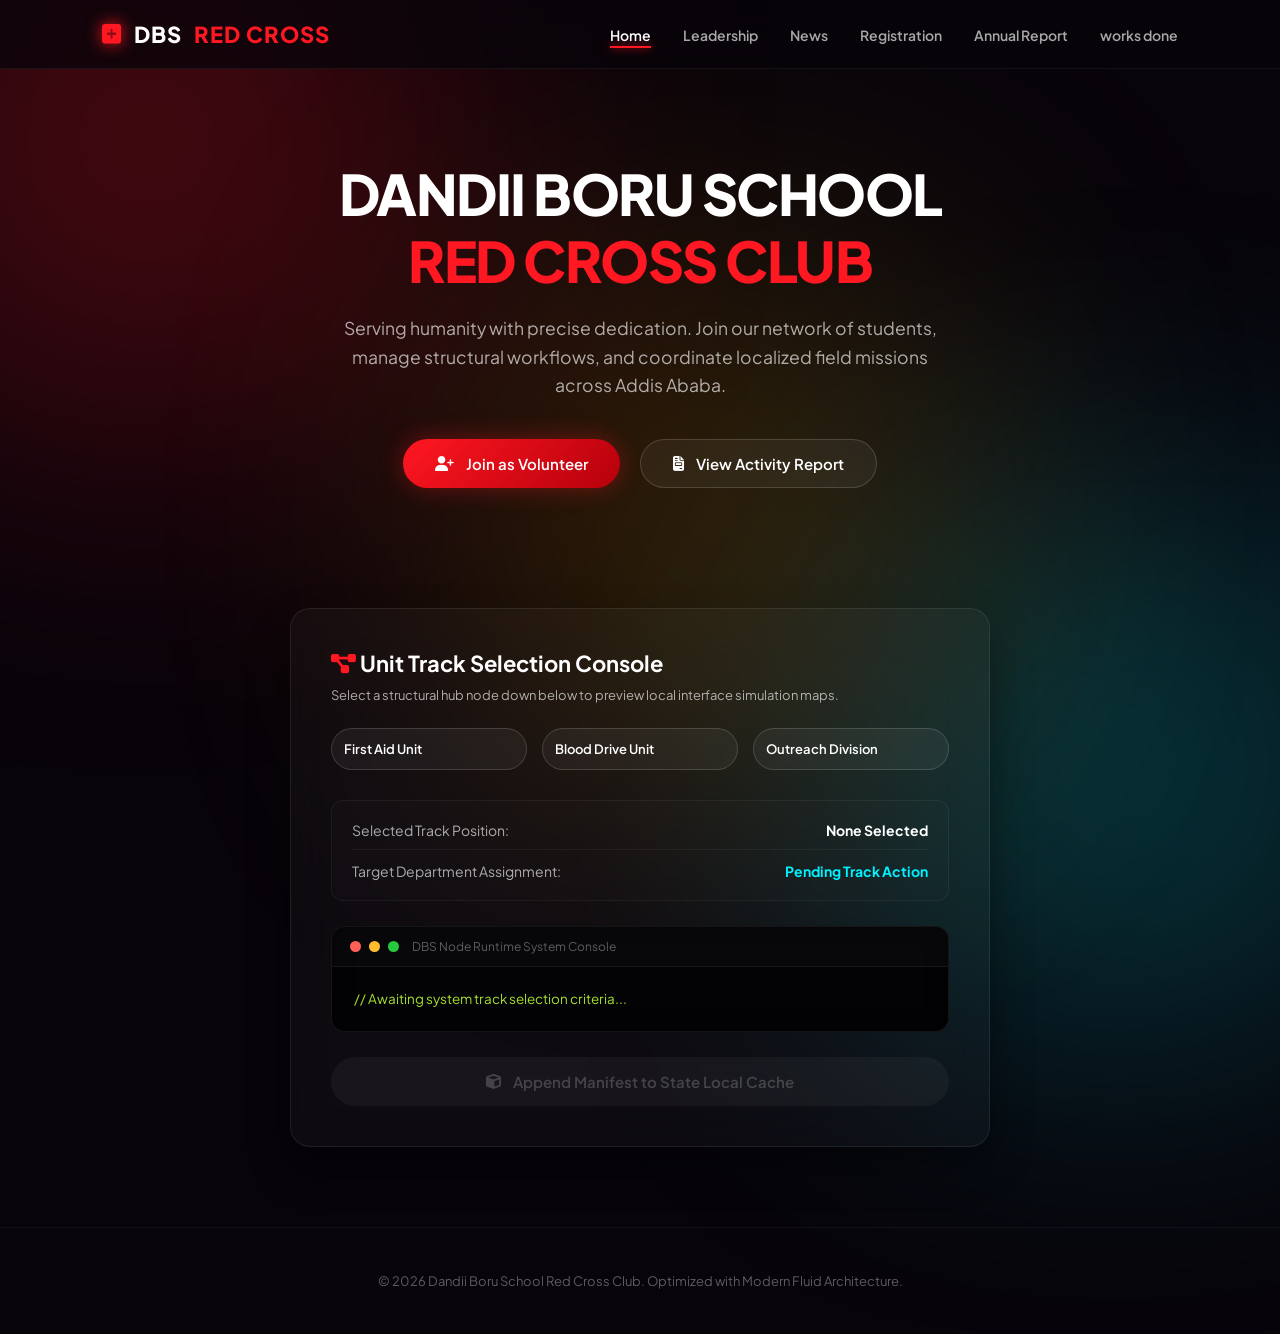
<file: index.html>
<!DOCTYPE html>
<html lang="en">
<head>
    <meta charset="UTF-8">
    <meta name="viewport" content="width=device-width, initial-scale=1.0">
    <title>Dandii Boru School Red Cross Club</title>
    <link rel="icon" type="image/svg+xml" href="data:image/svg+xml,<svg xmlns='http://www.w3.org/2000/svg' viewBox='0 0 24 24'><path fill='%23ff1722' d='M9 2h6v7h7v6h-7v7H9v-7H2V9h7V2z'/></svg>">
    <link rel="stylesheet" href="https://cdnjs.cloudflare.com/ajax/libs/font-awesome/6.4.0/css/all.min.css">
    <link rel="stylesheet" href="style.css">
</head>
<body>
    <div class="glow-orb orb-1"></div>
    <div class="glow-orb orb-2"></div>
    <div class="glow-orb orb-3"></div>

    <nav class="navbar">
        <div class="logo"><i class="fas fa-plus-square"></i> DBS <span>RED CROSS</span></div>
        <ul class="nav-links">
            <li><a href="index.html" class="active">Home</a></li>
            <li><a href="leadership.html">Leadership</a></li>
            <li><a href="news.html">News</a></li>
            <li><a href="registration.html">Registration</a></li>
            <li><a href="report.html">Annual Report</a></li>
             <li><a href="work.html">works done</a></li>
        </ul>
    </nav>

    <header class="hero" style="padding: 160px 8% 80px 8%; text-align: center;">
        <h1 class="neon-text" style="font-size: 3.5rem; font-weight: 800; margin-bottom: 20px; line-height: 1.2;">DANDII BORU SCHOOL<br><span style="color: var(--neon-crimson);">RED CROSS CLUB</span></h1>
        <p style="color: var(--text-muted); max-width: 600px; margin: 0 auto 40px auto; font-size: 1.1rem; line-height: 1.6;">Serving humanity with precise dedication. Join our network of students, manage structural workflows, and coordinate localized field missions across Addis Ababa.</p>
        <div style="display: flex; gap: 20px; justify-content: center;">
            <a href="registration.html" class="btn btn-primary"><i class="fas fa-user-plus"></i> Join as Volunteer</a>
            <a href="report.html" class="btn btn-secondary"><i class="fas fa-file-invoice"></i> View Activity Report</a>
        </div>
    </header>

    <section class="menu-section" style="padding: 40px 8% 80px 8%;">
        <div class="glass-card main-checkout" style="max-width: 700px; margin: 0 auto; padding: 40px;">
            <h2 style="font-size: 22px; margin-bottom: 10px; font-weight: 700;"><i class="fas fa-project-diagram" style="color: var(--neon-crimson);"></i> Unit Track Selection Console</h2>
            <p style="color: var(--text-muted); font-size: 13px; margin-bottom: 25px;">Select a structural hub node down below to preview local interface simulation maps.</p>
            
            <div class="menu-grid" style="display: grid; grid-template-columns: repeat(auto-fit, minmax(180px, 1fr)); gap: 15px; margin-bottom: 30px;">
                <button class="btn btn-secondary" style="padding: 12px; font-size: 13px;" onclick="simulateBranch('First Aid Responder', 'Triage & Emergency')">First Aid Unit</button>
                <button class="btn btn-secondary" style="padding: 12px; font-size: 13px;" onclick="simulateBranch('Blood Logistics Node', 'National Bank Drive')">Blood Drive Unit</button>
                <button class="btn btn-secondary" style="padding: 12px; font-size: 13px;" onclick="simulateBranch('Outreach Officer', 'Public Welfare Distribution')">Outreach Division</button>
            </div>
            
            <div class="order-details" style="background: rgba(255,255,255,0.01); border: 1px solid rgba(255,255,255,0.05); padding: 20px; border-radius: 12px; margin-bottom: 25px;">
                <div class="detail-row" style="display: flex; justify-content: space-between; margin-bottom: 10px; font-size: 14px;">
                    <span style="color: var(--text-muted);">Selected Track Position:</span>
                    <strong id=\"summary-item\" style="color: #fff;">None Selected</strong>
                </div>
                <div class="detail-row" style="display: flex; justify-content: space-between; font-size: 14px;">
                    <span style="color: var(--text-muted);">Target Department Assignment:</span>
                    <strong id="summary-price" style="color: var(--cyan-accent);">Pending Track Action</strong>
                </div>
            </div>
            
            <div class="sim-terminal">
                <div class="terminal-header">
                    <span class="dot red"></span><span class="dot yellow"></span><span class="dot green"></span>
                    <span class="terminal-title">DBS Node Runtime System Console</span>
                </div>
                <pre id="console-output">// Awaiting system track selection criteria...</pre>
            </div>
            <button class="btn btn-primary" id="pay-btn" style="width: 100%; justify-content: center;" onclick="triggerVerificationToast()" disabled>
                <i class="fas fa-cube"></i> Append Manifest to State Local Cache
            </button>
        </div>
    </section>

    <footer class="footer">
        <p>&copy; 2026 Dandii Boru School Red Cross Club. Optimized with Modern Fluid Architecture.</p>
    </footer>
    <script src="script.js"></script>
</body>
</html>
</file>
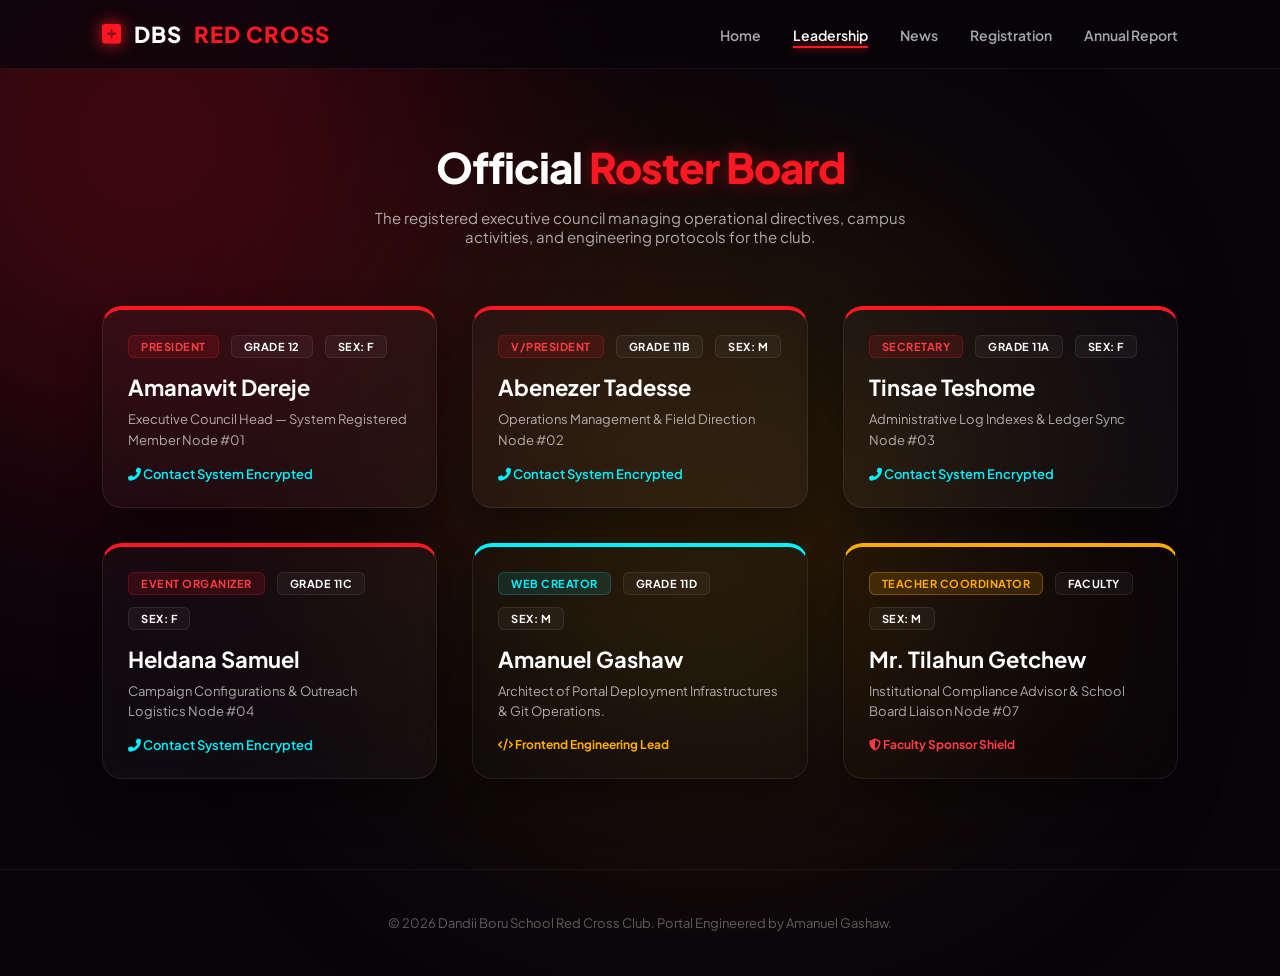
<file: leadership.html>
<!DOCTYPE html>
<html lang="en">
<head>
    <meta charset="UTF-8">
    <meta name="viewport" content="width=device-width, initial-scale=1.0">
    <title>Club Leadership | Dandii Boru School Red Cross</title>
    <link rel="icon" type="image/svg+xml" href="data:image/svg+xml,<svg xmlns='http://www.w3.org/2000/svg' viewBox='0 0 24 24'><path fill='%23ff1722' d='M9 2h6v7h7v6h-7v7H9v-7H2V9h7V2z'/></svg>">
    <link rel="stylesheet" href="https://cdnjs.cloudflare.com/ajax/libs/font-awesome/6.4.0/css/all.min.css">
    <link rel="stylesheet" href="style.css">
</head>
<body>
    <div class="glow-orb orb-1"></div>
    <div class="glow-orb orb-3"></div>

<nav class="navbar">
    <div class="logo"><i class="fas fa-plus-square"></i> DBS <span>RED CROSS</span></div>
    <ul class="nav-links">
        <li><a href="index.html">Home</a></li>
        <li><a href="leadership.html" class="active">Leadership</a></li>
        <li><a href="news.html">News</a></li>
        <li><a href="registration.html">Registration</a></li>
        <li><a href="report.html">Annual Report</a></li>
    </ul>
</nav>

    <section class="menu-section" style="padding-top: 140px;">
        <h2 class="section-title">Official <span>Roster Board</span></h2>
        <p style="text-align: center; max-width: 600px; margin: 0 auto 60px auto; color: var(--text-muted); font-size: 15px;">
            The registered executive council managing operational directives, campus activities, and engineering protocols for the club.
        </p>
        
        <div class="menu-grid">
            <div class="glass-card menu-card" style="border-top: 4px solid var(--neon-crimson);">
                <div class="card-info">
                    <div class="meta-row"><span class="badge crimson">President</span><span class="badge dark">Grade 12</span><span class="badge dark">Sex: F</span></div>
                    <h3>Amanawit Dereje</h3>
                    <p style="font-size: 13px; margin-bottom: 15px; color: var(--text-muted);">Executive Council Head — System Registered Member Node #01</p>
                    <div style="font-size: 13px; color: var(--cyan-accent); font-weight: 600;"><i class="fas fa-phone-alt"></i> Contact System Encrypted</div>
                </div>
            </div>

            <div class="glass-card menu-card" style="border-top: 4px solid var(--neon-crimson);">
                <div class="card-info">
                    <div class="meta-row"><span class="badge crimson">V/President</span><span class="badge dark">Grade 11B</span><span class="badge dark">Sex: M</span></div>
                    <h3>Abenezer Tadesse</h3>
                    <p style="font-size: 13px; margin-bottom: 15px; color: var(--text-muted);">Operations Management & Field Direction Node #02</p>
                    <div style="font-size: 13px; color: var(--cyan-accent); font-weight: 600;"><i class="fas fa-phone-alt"></i> Contact System Encrypted</div>
                </div>
            </div>

            <div class="glass-card menu-card" style="border-top: 4px solid var(--neon-crimson);">
                <div class="card-info">
                    <div class="meta-row"><span class="badge crimson">Secretary</span><span class="badge dark">Grade 11A</span><span class="badge dark">Sex: F</span></div>
                    <h3>Tinsae Teshome</h3>
                    <p style="font-size: 13px; margin-bottom: 15px; color: var(--text-muted);">Administrative Log Indexes & Ledger Sync Node #03</p>
                    <div style="font-size: 13px; color: var(--cyan-accent); font-weight: 600;"><i class="fas fa-phone-alt"></i> Contact System Encrypted</div>
                </div>
            </div>

            <div class="glass-card menu-card" style="border-top: 4px solid var(--neon-crimson);">
                <div class="card-info">
                    <div class="meta-row"><span class="badge crimson">Event Organizer</span><span class="badge dark">Grade 11C</span><span class="badge dark">Sex: F</span></div>
                    <h3>Heldana Samuel</h3>
                    <p style="font-size: 13px; margin-bottom: 15px; color: var(--text-muted);">Campaign Configurations & Outreach Logistics Node #04</p>
                    <div style="font-size: 13px; color: var(--cyan-accent); font-weight: 600;"><i class="fas fa-phone-alt"></i> Contact System Encrypted</div>
                </div>
            </div>

            <div class="glass-card menu-card" style="border-top: 4px solid var(--cyan-accent); background: rgba(0, 242, 255, 0.01);">
                <div class="card-info">
                    <div class="meta-row"><span class="badge cyan">Web Creator</span><span class="badge dark">Grade 11D</span><span class="badge dark">Sex: M</span></div>
                    <h3>Amanuel Gashaw</h3>
                    <p style="font-size: 13px; margin-bottom: 15px; color: var(--text-muted);">Architect of Portal Deployment Infrastructures & Git Operations.</p>
                    <div style="font-size: 12px; color: var(--gold-accent); font-weight: 700;"><i class="fas fa-code"></i> Frontend Engineering Lead</div>
                </div>
            </div>

            <div class="glass-card menu-card" style="border-top: 4px solid var(--gold-accent); background: rgba(255, 170, 0, 0.01);">
                <div class="card-info">
                    <div class="meta-row"><span class="badge" style="background:rgba(255,170,0,0.15); color:var(--gold-accent); border-color:rgba(255,170,0,0.3);">Teacher Coordinator</span><span class="badge dark">Faculty</span><span class="badge dark">Sex: M</span></div>
                    <h3>Mr. Tilahun Getchew</h3>
                    <p style="font-size: 13px; margin-bottom: 15px; color: var(--text-muted);">Institutional Compliance Advisor & School Board Liaison Node #07</p>
                    <div style="font-size: 12px; color: #ff3b45; font-weight: 700;"><i class="fas fa-shield-alt"></i> Faculty Sponsor Shield</div>
                </div>
            </div>
        </div>
    </section>

    <footer class="footer">
        <p>&copy; 2026 Dandii Boru School Red Cross Club. Portal Engineered by Amanuel Gashaw.</p>
    </footer>
</body>
</html>
</file>
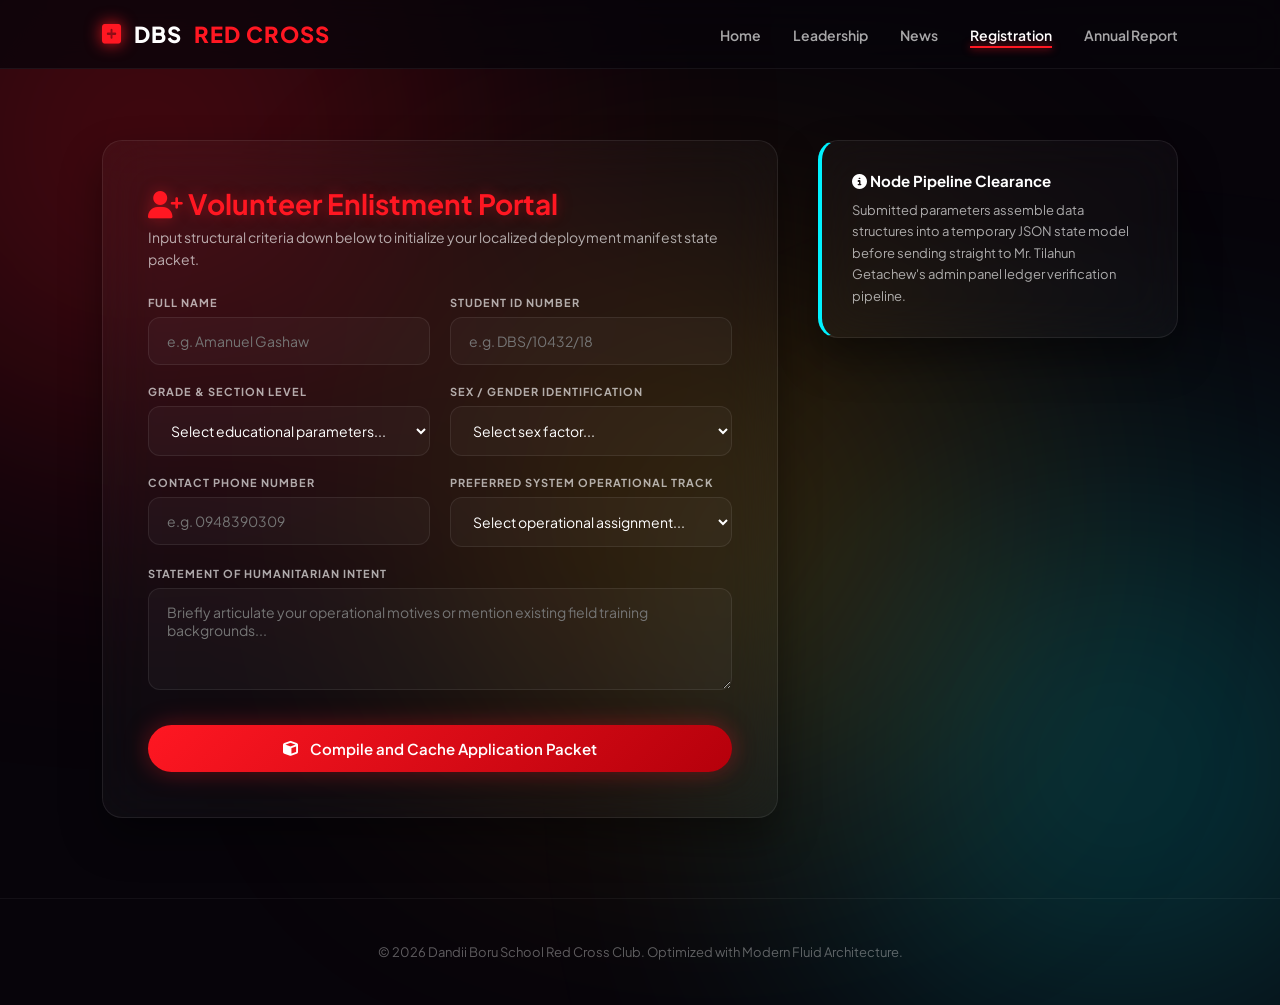
<file: registration.html>
<!DOCTYPE html>
<html lang="en">
<head>
    <meta charset="UTF-8">
    <meta name="viewport" content="width=device-width, initial-scale=1.0">
    <title>Volunteer Registration | DBS Red Cross</title>
    <link rel="icon" type="image/svg+xml" href="data:image/svg+xml,<svg xmlns='http://www.w3.org/2000/svg' viewBox='0 0 24 24'><path fill='%23ff1722' d='M9 2h6v7h7v6h-7v7H9v-7H2V9h7V2z'/></svg>">
    <link rel="stylesheet" href="https://cdnjs.cloudflare.com/ajax/libs/font-awesome/6.4.0/css/all.min.css">
    <link rel="stylesheet" href="style.css">
    <style>
        .registration-container {
            padding: 140px 8% 80px 8%;
            display: flex;
            justify-content: center;
            align-items: flex-start;
            gap: 40px;
        }
        .form-grid {
            display: grid;
            grid-template-columns: repeat(2, 1fr);
            gap: 20px;
            margin-top: 25px;
        }
        .form-group {
            display: flex;
            flex-direction: column;
            gap: 8px;
        }
        .form-group.full-width {
            grid-column: span 2;
        }
        .form-group label {
            font-size: 11px;
            font-weight: 700;
            color: var(--text-muted);
            letter-spacing: 1px;
        }
        .form-group input, .form-group select, .form-group textarea {
            background: rgba(255, 255, 255, 0.03);
            border: 1px solid rgba(255, 255, 255, 0.08);
            border-radius: 12px;
            padding: 14px 18px;
            color: #fff;
            font-family: inherit;
            font-size: 14px;
            transition: all 0.3s cubic-bezier(0.165, 0.84, 0.44, 1);
        }
        .form-group input:focus, .form-group select:focus, .form-group textarea:focus {
            outline: none;
            border-color: var(--neon-crimson);
            background: rgba(255, 255, 255, 0.06);
            box-shadow: 0 0 20px rgba(255, 23, 34, 0.2);
        }
        .form-group select option {
            background: var(--bg-primary);
            color: #fff;
        }
        .info-sidebar {
            flex: 0 0 360px;
            position: sticky;
            top: 120px;
            display: flex;
            flex-direction: column;
            gap: 25px;
        }
        @media (max-width: 1024px) {
            .registration-container { flex-direction: column; padding-top: 120px; gap: 30px; }
            .info-sidebar { flex: 1; width: 100%; position: static; }
            .form-grid { grid-template-columns: 1fr; }
            .form-group.full-width { grid-column: span 1; }
        }
    </style>
</head>
<body>
    <div class="glow-orb orb-1"></div>
    <div class="glow-orb orb-2"></div>
    <div class="glow-orb orb-3"></div>

    <nav class="navbar">
        <div class="logo"><i class="fas fa-plus-square"></i> DBS <span>RED CROSS</span></div>
        <ul class="nav-links">
            <li><a href="index.html">Home</a></li>
            <li><a href="leadership.html">Leadership</a></li>
            <li><a href="news.html">News</a></li>
            <li><a href="registration.html" class="active">Registration</a></li>
            <li><a href="report.html">Annual Report</a></li>
        </ul>
    </nav>

    <div class="registration-container">
        <div class="glass-card card-info" style="flex: 1; padding: 45px;">
            <h2 class="neon-text-sm" style="font-size: 28px; margin-bottom: 5px;"><i class="fas fa-user-plus"></i> Volunteer Enlistment Portal</h2>
            <p style="color: var(--text-muted); font-size: 14px;">Input structural criteria down below to initialize your localized deployment manifest state packet.</p>
            
            <form id="volunteerForm" onsubmit="compileVolunteerManifest(event)">
                <div class="form-grid">
                    <div class="form-group">
                        <label>FULL NAME</label>
                        <input type="text" id="regName" placeholder="e.g. Amanuel Gashaw" required>
                    </div>
                    <div class="form-group">
                        <label>STUDENT ID NUMBER</label>
                        <input type="text" id="regId" placeholder="e.g. DBS/10432/18" required>
                    </div>
                    <div class="form-group">
                        <label>GRADE & SECTION LEVEL</label>
                        <select id="regGrade" required>
                            <option value="" disabled selected>Select educational parameters...</option>
                            <option value="9">Grade 9</option>
                            <option value="10">Grade 10</option>
                            <option value="11">Grade 11</option>
                            <option value="12">Grade 12</option>
                        </select>
                    </div>
                    <div class="form-group">
                        <label>SEX / GENDER IDENTIFICATION</label>
                        <select id="regSex" required>
                            <option value="" disabled selected>Select sex factor...</option>
                            <option value="M">Male</option>
                            <option value="F">Female</option>
                        </select>
                    </div>
                    <div class="form-group">
                        <label>CONTACT PHONE NUMBER</label>
                        <input type="tel" id="regPhone" placeholder="e.g. 0948390309" required>
                    </div>
                    <div class="form-group">
                        <label>PREFERRED SYSTEM OPERATIONAL TRACK</label>
                        <select id="regTrack" required>
                            <option value="" disabled selected>Select operational assignment...</option>
                            <option value="First Aid First Responder">First Aid Division Track</option>
                            <option value="Blood Bank Recruiter">Blood Drive Team Logistics</option>
                            <option value="Outreach Officer">Outreach Division Public Welfare</option>
                        </select>
                    </div>
                    <div class="form-group full-width">
                        <label>STATEMENT OF HUMANITARIAN INTENT</label>
                        <textarea id="regStatement" rows="4" placeholder="Briefly articulate your operational motives or mention existing field training backgrounds..." required></textarea>
                    </div>
                </div>

                <button type="submit" class="btn btn-primary" style="width: 100%; justify-content: center; margin-top: 35px;">
                    <i class="fas fa-cube"></i> Compile and Cache Application Packet
                </button>
            </form>
        </div>

        <div class="info-sidebar">
            <div class="glass-card card-info" style="padding: 30px; border-left: 4px solid var(--cyan-accent); margin: 0;">
                <h4 style="color: #fff; font-size: 15px; margin-bottom: 10px;"><i class="fas fa-info-circle"></i> Node Pipeline Clearance</h4>
                <p style="font-size: 13px; color: var(--text-muted); line-height: 1.65; margin: 0;">Submitted parameters assemble data structures into a temporary JSON state model before sending straight to Mr. Tilahun Getachew's admin panel ledger verification pipeline.</p>
            </div>

            <div class="sim-terminal" id="registrationTerminal" style="display: none; margin: 0;">
                <div class="terminal-header">
                    <span class="dot red"></span><span class="dot yellow"></span><span class="dot green"></span>
                    <span class="terminal-title">DBS Node Compilation Engine</span>
                </div>
                <pre id="registrationOutput">// Standing by for memory stream buffering...</pre>
            </div>
        </div>
    </div>

    <footer class="footer">
        <p>&copy; 2026 Dandii Boru School Red Cross Club. Optimized with Modern Fluid Architecture.</p>
    </footer>

    <script>
        function compileVolunteerManifest(e) {
            e.preventDefault();
            const terminal = document.getElementById('registrationTerminal');
            const output = document.getElementById('registrationOutput');
            
            terminal.style.display = 'block';
            output.innerHTML = `// Intercepting downstream form submission payload...\nconst buffer = {\n  name: "${document.getElementById('regName').value}",\n  uid: "${document.getElementById('regId').value}",\n  assignment: "${document.getElementById('regTrack').value}",\n  timestamp: "${new Date().toISOString()}",\n  clearance: "PENDING_FACULTY_SIGN"\n};\n\n// Serializing data stream structure...`;
            
            setTimeout(() => {
                output.innerHTML = `// MEMORY BUFFER STATE COMMITTED:\n{\n  "status": "Cached Successfully",\n  "transactionHash": "0x${Math.random().toString(16).substring(2,10).toUpperCase()}",\n  "payloadDescriptor": "DBS_RC_VOLUNTEER_MANIFEST"\n}\n\n// Ready for coordinator reconciliation check metrics.`;
                alert('Manifest compiled successfully! Data cached onto terminal stream memory stack.');
            }, 1200);
        }
    </script>
</body>
</html>
</file>
<file: style.css>
@import url('https://fonts.googleapis.com/css2?family=Plus+Jakarta+Sans:wght@300;400;500;600;700;800&display=swap');

:root {
    --bg-primary: #07040a;
    --card-bg: rgba(255, 255, 255, 0.03);
    --card-border: rgba(255, 255, 255, 0.08);
    --neon-crimson: #ff1722;
    --neon-glow: rgba(255, 23, 34, 0.4);
    --cyan-accent: #00f2ff;
    --gold-accent: #ffaa00;
    --text-main: #ffffff;
    --text-muted: rgba(255, 255, 255, 0.65);
}

* {
    margin: 0;
    padding: 0;
    box-sizing: border-box;
    font-family: 'Plus Jakarta Sans', sans-serif;
    scroll-behavior: smooth;
}

body {
    background: var(--bg-primary);
    color: var(--text-main);
    overflow-x: hidden;
    position: relative;
    min-height: 100vh;
}

.glow-orb {
    position: fixed;
    border-radius: 50%;
    filter: blur(160px);
    z-index: -1;
    opacity: 0.35;
    pointer-events: none;
    animation: pulseMesh 12s infinite alternate ease-in-out;
}
.orb-1 { width: 550px; height: 550px; background: var(--neon-crimson); top: -15%; left: -10%; }
.orb-2 { width: 450px; height: 450px; background: var(--cyan-accent); bottom: -10%; right: -5%; animation-delay: -4s; }
.orb-3 { width: 400px; height: 400px; background: var(--gold-accent); top: 35%; left: 40%; animation-delay: -8s; }

@keyframes pulseMesh {
    0% { transform: translateY(0) scale(1) rotate(0deg); }
    100% { transform: translateY(50px) scale(1.1) rotate(15deg); }
}

.navbar {
    display: flex;
    justify-content: space-between;
    align-items: center;
    padding: 20px 8%;
    background: rgba(7, 4, 10, 0.75);
    backdrop-filter: blur(20px);
    -webkit-backdrop-filter: blur(20px);
    position: fixed;
    width: 100%;
    top: 0;
    z-index: 1000;
    border-bottom: 1px solid rgba(255, 255, 255, 0.06);
}
.logo {
    font-size: 22px;
    font-weight: 800;
    letter-spacing: 1px;
    display: flex;
    align-items: center;
    gap: 12px;
}
.logo i {
    color: var(--neon-crimson);
    filter: drop-shadow(0 0 8px var(--neon-crimson));
}
.logo span { color: var(--neon-crimson); }

.nav-links { display: flex; list-style: none; gap: 32px; }
.nav-links a {
    color: var(--text-muted);
    text-decoration: none;
    font-weight: 600;
    font-size: 14px;
    transition: all 0.3s ease;
    position: relative;
    padding: 4px 0;
}
.nav-links a:hover, .nav-links a.active { color: var(--text-main); }
.nav-links a::after {
    content: '';
    position: absolute;
    bottom: 0;
    left: 0;
    width: 0;
    height: 2px;
    background: var(--neon-crimson);
    transition: width 0.3s ease;
    box-shadow: 0 0 8px var(--neon-crimson);
}
.nav-links a:hover::after, .nav-links a.active::after { width: 100%; }

.hero-section {
    min-height: 95vh;
    display: flex;
    align-items: center;
    justify-content: space-between;
    padding: 140px 8% 60px 8%;
    gap: 60px;
}
.hero-content { max-width: 620px; }
.neon-text {
    font-size: 56px;
    font-weight: 800;
    line-height: 1.15;
    margin-bottom: 25px;
    letter-spacing: -1.5px;
}
.neon-text .highlight {
    color: var(--neon-crimson);
    text-shadow: 0 0 30px var(--neon-glow);
}
.hero-subtitle {
    font-size: 16px;
    color: var(--text-muted);
    line-height: 1.75;
    margin-bottom: 40px;
}

.cta-container { display: flex; gap: 20px; flex-wrap: wrap; }
.btn {
    padding: 14px 32px;
    border-radius: 100px;
    text-decoration: none;
    font-weight: 600;
    font-size: 15px;
    transition: all 0.4s cubic-bezier(0.165, 0.84, 0.44, 1);
    display: inline-flex;
    align-items: center;
    gap: 12px;
    cursor: pointer;
    border: none;
}
.btn-primary {
    background: linear-gradient(135deg, var(--neon-crimson), #b5000b);
    color: white;
    box-shadow: 0 0 25px rgba(255, 23, 34, 0.35);
}
.btn-primary:hover {
    transform: translateY(-4px) scale(1.02);
    box-shadow: 0 0 35px rgba(255, 23, 34, 0.6);
}
.btn-secondary {
    background: rgba(255, 255, 255, 0.05);
    color: white;
    border: 1px solid rgba(255, 255, 255, 0.15);
}
.btn-secondary:hover {
    background: white;
    color: var(--bg-primary);
    transform: translateY(-4px);
}

.hero-visual-container { flex: 1; display: flex; justify-content: center; }
.visual-card {
    background: var(--card-bg);
    backdrop-filter: blur(25px);
    -webkit-backdrop-filter: blur(25px);
    border: 1px solid var(--card-border);
    border-radius: 24px;
    padding: 16px;
    max-width: 460px;
    position: relative;
    box-shadow: 0 30px 60px rgba(0,0,0,0.6);
    transition: all 0.4s cubic-bezier(0.165, 0.84, 0.44, 1);
}
.visual-card:hover {
    transform: rotateX(4deg) rotateY(-4deg) translateY(-8px);
    border-color: rgba(255, 23, 34, 0.3);
    box-shadow: 0 40px 70px rgba(255, 23, 34, 0.15);
}
.hero-image { width: 100%; height: auto; border-radius: 16px; display: block; }
.floating-badge {
    position: absolute;
    bottom: -15px;
    left: -15px;
    background: linear-gradient(135deg, var(--neon-crimson), #7a0006);
    padding: 12px 24px;
    border-radius: 16px;
    display: flex;
    align-items: center;
    gap: 10px;
    font-weight: 700;
    font-size: 13px;
    box-shadow: 0 12px 30px rgba(255, 23, 34, 0.45);
}

.menu-section { padding: 90px 8%; }
.section-title {
    text-align: center;
    font-size: 42px;
    font-weight: 800;
    margin-bottom: 15px;
    letter-spacing: -1px;
}
.section-title span {
    color: var(--neon-crimson);
    text-shadow: 0 0 20px var(--neon-glow);
}
.menu-grid {
    display: grid;
    grid-template-columns: repeat(auto-fit, minmax(320px, 1fr));
    gap: 35px;
}

.glass-card {
    background: var(--card-bg);
    backdrop-filter: blur(25px);
    -webkit-backdrop-filter: blur(25px);
    border: 1px solid var(--card-border);
    border-radius: 20px;
    box-shadow: 0 20px 40px rgba(0,0,0,0.4);
    transition: all 0.4s cubic-bezier(0.165, 0.84, 0.44, 1);
}
.menu-card { overflow: hidden; position: relative; }
.menu-card:hover {
    transform: translateY(-8px);
    border-color: rgba(255, 23, 34, 0.3);
    box-shadow: 0 20px 40px rgba(255, 23, 34, 0.12);
}
.card-img-container { width: 100%; height: 240px; overflow: hidden; padding: 12px 12px 0 12px; position: relative; }
.card-image { width: 100%; height: 100%; object-fit: cover; border-radius: 12px; transition: transform 0.5s ease; }
.menu-card:hover .card-image { transform: scale(1.04); }

.card-info { padding: 25px; }
.card-info h3 { font-size: 22px; font-weight: 700; margin-bottom: 8px; color: var(--text-main); }
.card-info p { font-size: 14px; color: var(--text-muted); line-height: 1.6; }

.meta-row { display: flex; gap: 12px; margin-bottom: 15px; flex-wrap: wrap; }
.badge {
    padding: 4px 12px;
    border-radius: 6px;
    font-size: 11px;
    font-weight: 700;
    text-transform: uppercase;
    letter-spacing: 0.5px;
    border: 1px solid rgba(255,255,255,0.08);
}
.badge.crimson { background: rgba(255, 23, 34, 0.12); color: #ff3b45; border-color: rgba(255, 23, 34, 0.25); }
.badge.cyan { background: rgba(0, 242, 255, 0.1); color: var(--cyan-accent); border-color: rgba(0, 242, 255, 0.2); }
.badge.dark { background: rgba(255,255,255,0.04); color: var(--text-main); }

.dropdown-card {
    background: rgba(255, 255, 255, 0.02);
    border: 1px solid rgba(255, 255, 255, 0.06);
    border-left: 4px solid rgba(255, 255, 255, 0.2);
    border-radius: 14px;
    margin-bottom: 25px;
    overflow: hidden;
    transition: all 0.3s cubic-bezier(0.165, 0.84, 0.44, 1);
}
.dropdown-card:hover {
    background: rgba(255, 255, 255, 0.04);
    border-left-color: var(--neon-crimson);
}
.dropdown-header {
    width: 100%;
    background: none;
    border: none;
    padding: 24px 30px;
    text-align: left;
    cursor: pointer;
    display: flex;
    justify-content: space-between;
    align-items: center;
}
.header-left { display: flex; align-items: center; gap: 16px; flex-wrap: wrap; }
.dropdown-header .title-txt { font-size: 1.2rem; font-weight: 700; color: #fff; }
.dropdown-header .icon { color: rgba(255,255,255,0.3); font-size: 14px; transition: transform 0.3s; }

.dropdown-content {
    max-height: 0;
    overflow: hidden;
    transition: max-height 0.4s cubic-bezier(0, 1, 0, 1);
    background: rgba(0, 0, 0, 0.25);
}
.content-inner { padding: 30px; }
.content-inner p { color: var(--text-muted); line-height: 1.75; margin-bottom: 25px; font-size: 15px; }

.photo-scroll-row { display: flex; gap: 20px; overflow-x: auto; padding-bottom: 15px; }
.photo-scroll-row::-webkit-scrollbar { height: 6px; }
.photo-scroll-row::-webkit-scrollbar-track { background: rgba(255,255,255,0.01); }
.photo-scroll-row::-webkit-scrollbar-thumb { background: rgba(255,255,255,0.12); border-radius: 10px; }
.photo-scroll-row::-webkit-scrollbar-thumb:hover { background: var(--neon-crimson); }

.img-box { flex: 0 0 290px; background: rgba(255,255,255,0.01); border-radius: 12px; overflow: hidden; border: 1px solid rgba(255,255,255,0.06); }
.img-box img, .img-box video { width: 100%; height: 185px; object-fit: cover; display: block; }
.img-box .caption { padding: 12px; font-size: 12px; color: var(--text-muted); text-align: center; background: rgba(0,0,0,0.3); font-weight: 600; }

.dropdown-card.active { border-left-color: var(--neon-crimson); background: rgba(255, 255, 255, 0.04); box-shadow: 0 15px 30px rgba(0,0,0,0.3); }
.dropdown-card.active .dropdown-content { max-height: 2000px; transition: max-height 0.5s cubic-bezier(1, 0, 1, 0); }
.dropdown-card.active .icon { transform: rotate(180deg); color: var(--neon-crimson); }

.order-section { padding: 40px 8% 100px 8%; display: flex; justify-content: center; }
.simulation-box { width: 100%; max-width: 700px; padding: 45px; border: 1px solid rgba(255, 23, 34, 0.2); }
.neon-text-sm { font-size: 24px; color: var(--neon-crimson); margin-bottom: 8px; font-weight: 700; text-shadow: 0 0 15px var(--neon-glow); }
.simulation-desc { color: var(--text-muted); font-size: 14px; margin-bottom: 30px; }
.order-details { background: rgba(0, 0, 0, 0.3); border-radius: 14px; padding: 22px; margin-bottom: 25px; border: 1px solid rgba(255,255,255,0.05); }
.detail-row { display: flex; justify-content: space-between; margin-bottom: 12px; font-size: 15px; }
.detail-row:last-child { margin-bottom: 0; padding-top: 12px; border-top: 1px solid rgba(255, 255, 255, 0.05); }
.neon-price { color: var(--cyan-accent); }

.sim-terminal { background: #030205; border-radius: 14px; border: 1px solid rgba(255, 255, 255, 0.07); font-family: 'Courier New', Courier, monospace; margin-bottom: 25px; overflow: hidden; box-shadow: inset 0 0 20px rgba(0,0,0,0.8); }
.terminal-header { background: rgba(255, 255, 255, 0.02); padding: 12px 18px; display: flex; align-items: center; gap: 8px; border-bottom: 1px solid rgba(255, 255, 255, 0.06); }
.dot { width: 11px; height: 11px; border-radius: 50%; }
.dot.red { background: #ff5f56; }
.dot.yellow { background: #ffbd2e; }
.dot.green { background: #27c93f; }
.terminal-title { font-size: 12px; color: rgba(255,255,255,0.35); margin-left: 5px; }
.sim-terminal pre { padding: 22px; color: #a6e22e; font-size: 13.5px; white-space: pre-wrap; line-height: 1.5; }

.btn:disabled {
    background: rgba(255, 255, 255, 0.04);
    color: rgba(255, 255, 255, 0.2);
    cursor: not-allowed;
    box-shadow: none;
    border: 1px solid transparent;
}

.footer { text-align: center; padding: 45px; color: rgba(255, 255, 255, 0.35); font-size: 13px; border-top: 1px solid rgba(255, 255, 255, 0.05); }

@media (max-width: 968px) {
    .hero-section { flex-direction: column; text-align: center; padding-top: 130px; gap: 40px; }
    .cta-container { justify-content: center; }
    .neon-text { font-size: 42px; }
}
</file>
